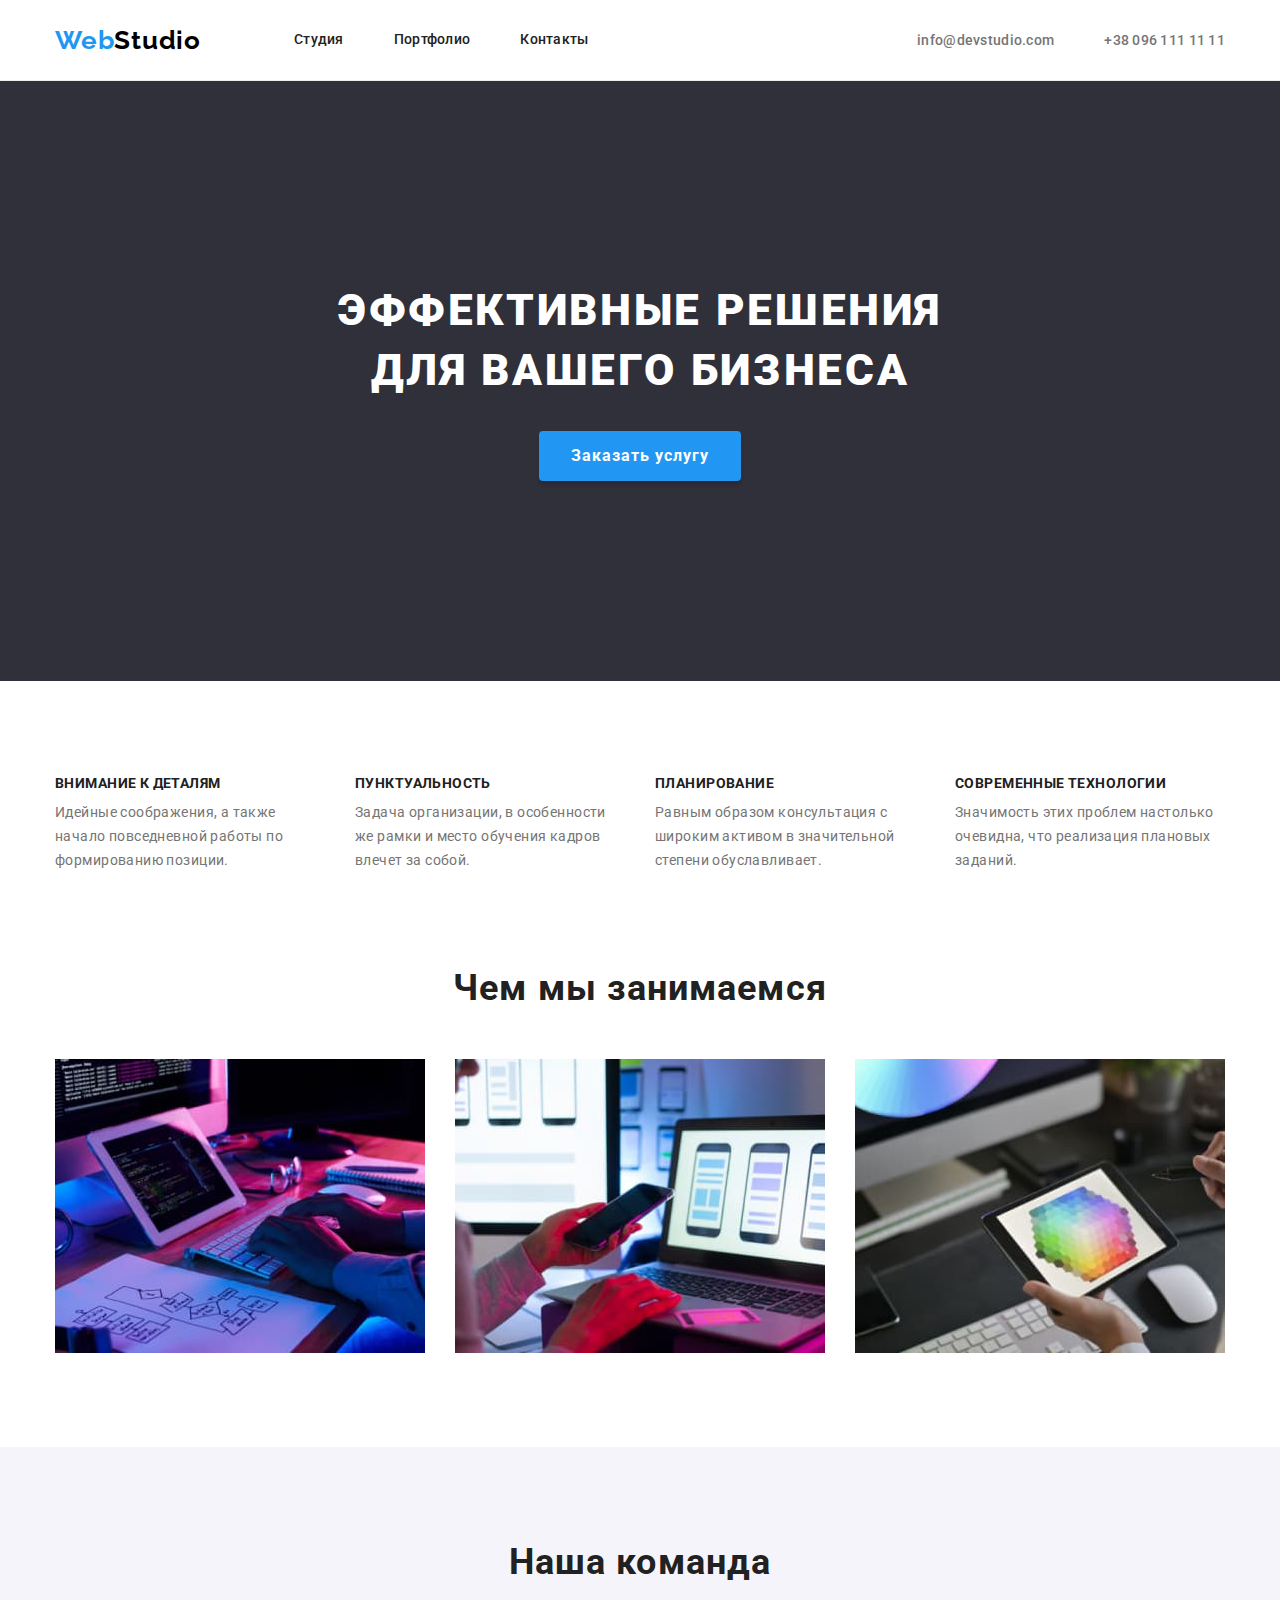
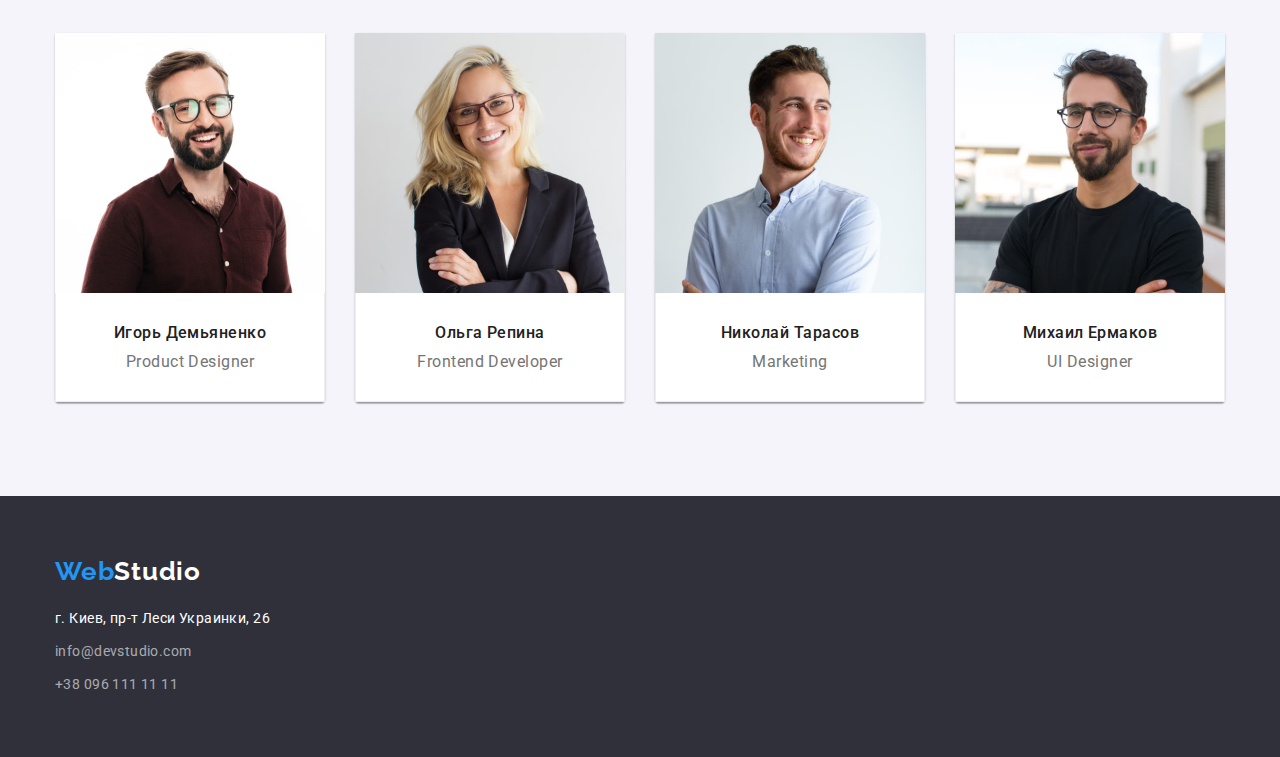
<file: index.html>
<!DOCTYPE html>
<html lang="ru">
  <head>
    <meta charset="UTF-8" />
    <meta http-equiv="X-UA-Compatible" content="IE=edge" />
    <meta name="viewport" content="width=device-width, initial-scale=1.0" />
    <title>WebStudio</title>
    <link
      href="https://fonts.googleapis.com/css2?family=Raleway:wght@700&family=Roboto:wght@400;500;700;900&display=swap"
      rel="stylesheet"
    />
    <link
      rel="stylesheet"
      href="https://cdnjs.cloudflare.com/ajax/libs/modern-normalize/1.1.0/modern-normalize.min.css"
    />
    <link rel="stylesheet" href="./css/styles.css" />
  </head>
  <body>
    <header class="header">
      <div class="container header-container">
        <nav class="navigation">
          <a href="" class="logo logo-header"
            ><span class="logo-accent"> Web</span>Studio</a
          >
          <ul class="site-nav list">
            <li class="item"><a href="" class="link">Студия</a></li>
            <li class="item">
              <a href="./portfolio.html" class="link">Портфолио</a>
            </li>
            <li class="item"><a href="#contacts" class="link">Контакты</a></li>
          </ul>
        </nav>
        <ul class="auth-nav list">
          <li class="item">
            <a href="mailto:info@devstudio.com" class="link"
              >info@devstudio.com</a
            >
          </li>
          <li class="item">
            <a href="tel:+380961111111" class="link">+38 096 111 11 11</a>
          </li>
        </ul>
      </div>
    </header>
    <main>
      <!--Герой-->
      <section class="hero">
        <div class="container">
          <h1 class="hero-title">
            Эффективные решения <br />
            для вашего бизнеса
          </h1>
          <button type="button" class="button">Заказать услугу</button>
        </div>
      </section>

      <!--Преимущества-->
      <section class="features section">
        <div class="container">
          <h2 class="visually-hidden">Преимущества</h2>
          <ul class="features-list list">
            <li class="features-list-item">
              <h3 class="title">Внимание к деталям</h3>
              <p>
                Идейные соображения, а также начало повседневной работы по
                формированию позиции.
              </p>
            </li>
            <li class="features-list-item">
              <h3 class="title">Пунктуальность</h3>
              <p>
                Задача организации, в особенности же рамки и место обучения
                кадров влечет за собой.
              </p>
            </li>
            <li class="features-list-item">
              <h3 class="title">Планирование</h3>
              <p>
                Равным образом консультация с широким активом в значительной
                степени обуславливает.
              </p>
            </li>
            <li class="features-list-item">
              <h3 class="title">Современные технологии</h3>
              <p>
                Значимость этих проблем настолько очевидна, что реализация
                плановых заданий.
              </p>
            </li>
          </ul>
        </div>
      </section>

      <!--Чем мы занимаемся-->
      <section class="section products">
        <div class="container">
          <h2 class="section-title">Чем мы занимаемся</h2>
          <ul class="products-list list">
            <li class="products-list-item">
              <img
                src="./images/box_1.jpg"
                alt="Десктопные приложения"
                width="370"
                height="294"
              />
            </li>
            <li class="products-list-item">
              <img
                src="./images/box_2.jpg"
                alt="Мобильные приложения"
                width="370"
                height="294"
              />
            </li>
            <li class="products-list-item">
              <img
                src="./images/box_3.jpg"
                alt="Дизайнерские приложения"
                width="370"
                height="294"
              />
            </li>
          </ul>
        </div>
      </section>

      <!--Наша команда-->
      <section class="section team">
        <div class="container">
          <h2 class="section-title">Наша команда</h2>
          <ul class="team-list list">
            <li class="team-list-item">
              <img
                src="./images/team_product_designer.jpg"
                alt="Игорь Демьяненко"
                width="270"
                height="260"
              />
              <div class="team-content">
                <h3 class="member">Игорь Демьяненко</h3>
                <p lang="en" class="position">Product Designer</p>
              </div>
            </li>
            <li class="team-list-item">
              <img
                src="./images/team_front_dev.jpg"
                alt="Игорь Демьяненко"
                width="270"
                height="260"
              />
              <div class="team-content">
                <h3 class="member">Ольга Репина</h3>
                <p lang="en" class="position">Frontend Developer</p>
              </div>
            </li>
            <li class="team-list-item">
              <img
                src="./images/team_marketing.jpg"
                alt="Игорь Демьяненко"
                width="270"
                height="260"
              />
              <div class="team-content">
                <h3 class="member">Николай Тарасов</h3>
                <p lang="en" class="position">Marketing</p>
              </div>
            </li>
            <li class="team-list-item">
              <img
                src="./images/team_uidesigner.jpg"
                alt="Игорь Демьяненко"
                width="270"
                height="260"
              />
              <div class="team-content">
                <h3 class="member">Михаил Ермаков</h3>
                <p lang="en" class="position">UI Designer</p>
              </div>
            </li>
          </ul>
        </div>
      </section>
    </main>
    <footer class="contacts" id="contacts">
      <div class="container">
        <a href="./" class="logo logo-footer"
          ><span class="logo-accent"> Web</span>Studio</a
        >
        <address>
          <ul class="list">
            <li class="address-item">
              <a
                class="map link address"
                href="https://goo.gl/maps/K4oWXbqAfrU8sRuB9"
                target="blank"
                rel="noopener noreferrer"
              >
                г. Киев, пр-т Леси Украинки, 26</a
              >
            </li>
            <li class="address-item">
              <a href="mailto:info@devstudio.com" class="contacts-link"
                >info@devstudio.com</a
              >
            </li>
            <li class="address-item">
              <a href="tel:+380961111111" class="contacts-link"
                >+38 096 111 11 11</a
              >
            </li>
          </ul>
        </address>
      </div>
    </footer>
  </body>
</html>
</file>
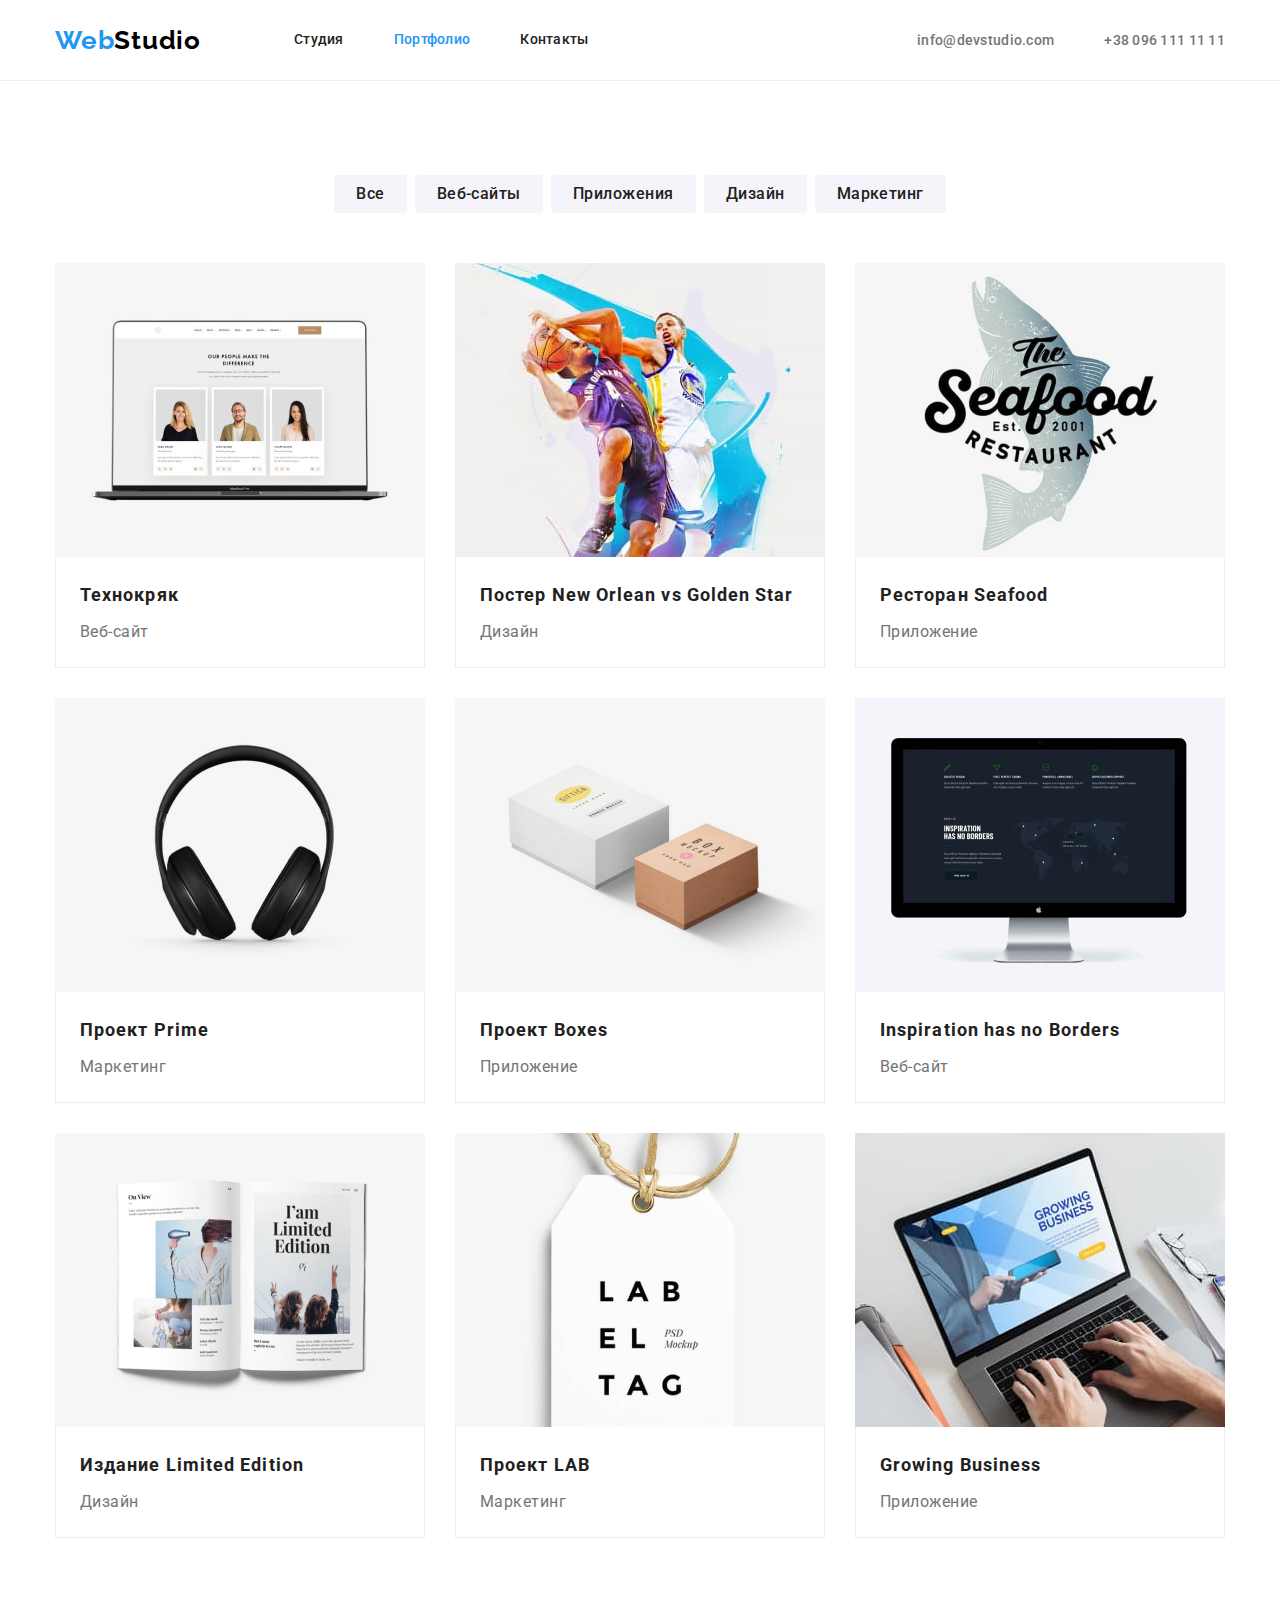
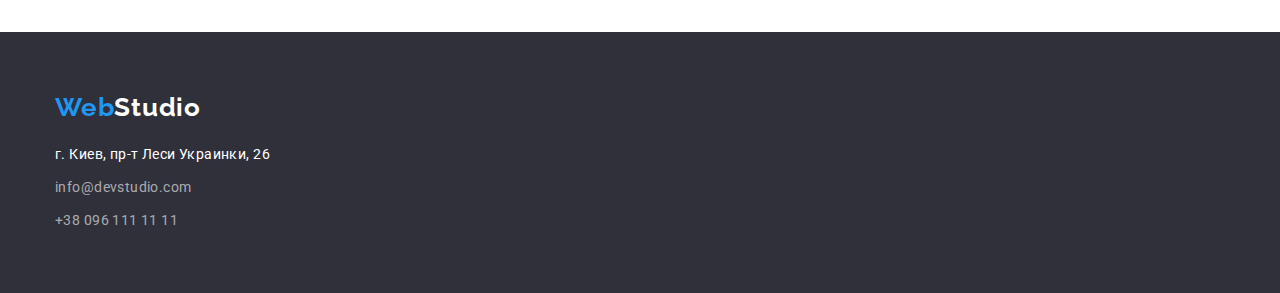
<file: portfolio.html>
<!DOCTYPE html>
<html lang="ru">
  <head>
    <meta charset="UTF-8" />
    <meta http-equiv="X-UA-Compatible" content="IE=edge" />
    <meta name="viewport" content="width=device-width, initial-scale=1.0" />
    <title>Портфолио</title>
    <link
      href="https://fonts.googleapis.com/css2?family=Raleway:wght@700&family=Roboto:wght@400;500;700;900&display=swap"
      rel="stylesheet"
    />
    <link
      rel="stylesheet"
      href="https://cdnjs.cloudflare.com/ajax/libs/modern-normalize/1.1.0/modern-normalize.min.css"
    />
    <link rel="stylesheet" href="./css/styles.css" />
  </head>
  <body>
    <header class="header">
      <div class="container header-container">
        <nav class="navigation">
          <a href="./index.html" class="logo logo-header"
            ><span class="logo-accent"> Web</span>Studio</a
          >
          <ul class="site-nav list">
            <li class="item"><a href="./index.html" class="link">Студия</a></li>
            <li class="item">
              <a href="./portfolio.html" class="link current">Портфолио</a>
            </li>
            <li class="item"><a href="#contacts" class="link">Контакты</a></li>
          </ul>
        </nav>
        <ul class="auth-nav list">
          <li class="item">
            <a href="mailto:info@devstudio.com" class="link"
              >info@devstudio.com</a
            >
          </li>
          <li class="item">
            <a href="tel:+380961111111" class="link">+38 096 111 11 11</a>
          </li>
        </ul>
      </div>
    </header>

    <main>
      <section class="section">
        <div class="container">
          <ul class="list filter">
            <li class="item">
              <button type="button" class="filter-button">Все</button>
            </li>
            <li class="item">
              <button type="button" class="filter-button">Веб-сайты</button>
            </li>
            <li class="item">
              <button type="button" class="filter-button">Приложения</button>
            </li>
            <li class="item">
              <button type="button" class="filter-button">Дизайн</button>
            </li>
            <li class="item">
              <button type="button" class="filter-button">Маркетинг</button>
            </li>
          </ul>
          <ul class="portfolio-list list">
            <li class="item">
              <img
                src="./images/technokryak.jpg"
                alt="Технокряк"
                width="370"
                height="294"
              />
              <div class="portfolio-content">
                <h3 class="portfolio-title">Технокряк</h3>
                <p class="type">Веб-сайт</p>
              </div>
            </li>
            <li class="item">
              <img
                src="./images/poster.jpg"
                alt="Постер New Orlean vs Golden Star"
                width="370"
                height="294"
              />
              <div class="portfolio-content">
                <h3 class="portfolio-title">
                  Постер New Orlean vs Golden Star
                </h3>
                <p class="type">Дизайн</p>
              </div>
            </li>
            <li class="item">
              <img
                src="./images/restaurant.jpg"
                alt="Ресторан Seafood"
                width="370"
                height="294"
              />
              <div class="portfolio-content">
                <h3 class="portfolio-title">Ресторан Seafood</h3>
                <p class="type">Приложение</p>
              </div>
            </li>
            <li class="item">
              <img
                src="./images/prime.jpg"
                alt="Проект Prime"
                width="370"
                height="294"
              />
              <div class="portfolio-content">
                <h3 class="portfolio-title">Проект Prime</h3>
                <p class="type">Маркетинг</p>
              </div>
            </li>
            <li class="item">
              <img
                src="./images/boxes.jpg"
                alt="Проект Boxes"
                width="370"
                height="294"
              />
              <div class="portfolio-content">
                <h3 class="portfolio-title">Проект Boxes</h3>
                <p class="type">Приложение</p>
              </div>
            </li>
            <li class="item">
              <img
                src="./images/inspiration.jpg"
                alt="Inspiration has no Borders"
                width="370"
                height="294"
              />
              <div class="portfolio-content">
                <h3 lang="en" class="portfolio-title">
                  Inspiration has no Borders
                </h3>
                <p class="type">Веб-сайт</p>
              </div>
            </li>
            <li class="item">
              <img
                src="./images/edition.jpg"
                alt="Издание Limited Edition"
                width="370"
                height="294"
              />
              <div class="portfolio-content">
                <h3 class="portfolio-title">Издание Limited Edition</h3>
                <p class="type">Дизайн</p>
              </div>
            </li>
            <li class="item">
              <img
                src="./images/lab.jpg"
                alt="Проект LAB"
                width="370"
                height="294"
              />
              <div class="portfolio-content">
                <h3 class="portfolio-title">Проект LAB</h3>
                <p class="type">Маркетинг</p>
              </div>
            </li>
            <li class="item">
              <img
                src="./images/growing.jpg"
                alt="Growing Business"
                width="370"
                height="294"
              />
              <div class="portfolio-content">
                <h3 lang="en" class="portfolio-title">Growing Business</h3>
                <p class="type">Приложение</p>
              </div>
            </li>
          </ul>
        </div>
      </section>
    </main>

    <footer class="contacts" id="contacts">
      <div class="container">
        <a href="./" class="logo logo-footer"
          ><span class="logo-accent"> Web</span>Studio</a
        >
        <address>
          <ul class="list">
            <li class="address-item">
              <a
                class="map link address"
                href="https://goo.gl/maps/K4oWXbqAfrU8sRuB9"
                target="blank"
                rel="noopener noreferrer"
              >
                г. Киев, пр-т Леси Украинки, 26</a
              >
            </li>
            <li class="address-item">
              <a href="mailto:info@devstudio.com" class="contacts-link"
                >info@devstudio.com</a
              >
            </li>
            <li class="address-item">
              <a href="tel:+380961111111" class="contacts-link"
                >+38 096 111 11 11</a
              >
            </li>
          </ul>
        </address>
      </div>
    </footer>
  </body>
</html>
</file>
<file: css/styles.css>
/* цвет основного текста серый темный   #212121 
   вторичный цвет текста серый светлый  #757575 
   акцент голубой                      #2196F3 
   вторичный цвет фона                 #F5F4FA  */

:root {
  --primary-text-color: #757575;
  --title-text-color: #212121;
  --accent-color: #2196f3;
  --back-ground-color: #f5f4fa;
}

h1,
h2,
h3,
h4,
h5,
h6,
p {
  margin-top: 0;
  margin-bottom: 0;
}

ul,
ol {
  margin-top: 0;
  margin-bottom: 0;
  padding-left: 0;
}

img {
  display: block;
}

.list {
  list-style: none;
  padding: 0;
  margin: 0;
}

body {
  color: var(--primary-text-color);
  font-family: Roboto, sans-serif;
  box-sizing: border-box;
}
* {
  box-sizing: border-box;
}

/* ==== COMPONENTS ==== */

.section-title {
  margin-bottom: 50px;
  color: var(--title-text-color);
  font-size: 36px;
  line-height: 1.17;
  letter-spacing: 0.03em;
  text-align: center;
}

.title {
  margin-bottom: 10px;
}
.visually-hidden {
  position: absolute;
  width: 1px;
  height: 1px;
  margin: -1px;
  border: 0;
  padding: 0;

  white-space: nowrap;
  clip-path: inset(100%);
  clip: rect(0 0 0 0);
  overflow: hidden;
}
/* ==== END OF COMPONENTS ==== */

/* ==== HEADER ==== */

.header {
  border-bottom: 1px solid #eeeeee;
}
.header-container {
  display: flex;
  align-items: center;
}
.navigation {
  display: flex;
  align-items: center;
}
.auth-nav {
  display: flex;
  margin-left: auto;
}

.logo {
  color: #000000;
  font-family: Raleway, sans-serif;
  text-decoration: none;
  font-weight: bold;
  font-size: 26px;
  line-height: 1.19;
  letter-spacing: 0.03em;
}
.logo-header {
  margin-right: 93px;
}
.logo-accent {
  color: var(--accent-color);
}
.logo:hover,
.logo:focus,
.logo:active {
  color: var(--accent-color);
}

.site-nav {
  display: flex;
  align-items: center;
}
.site-nav .item:not(:last-child) {
  margin-right: 50px;
}

.site-nav .link {
  display: block;
  color: var(--title-text-color);

  text-decoration: none;
  font-weight: 500;
  font-size: 14px;
  line-height: 1.14;
  letter-spacing: 0.02em;
  padding-top: 32px;
  padding-bottom: 32px;
}

.auth-nav .item + .item {
  margin-left: 50px;
}

.auth-nav .link {
  color: var(--primary-text-color);
  text-decoration: none;
  font-weight: 500;
  font-size: 14px;
  line-height: 1.14;
  letter-spacing: 0.02em;
  padding-top: 32px;
  padding-bottom: 32px;
}

.site-nav .link:hover,
.site-nav .link:focus,
.site-nav .link:active,
.site-nav .link.current,
.auth-nav .link:hover,
.auth-nav .link:focus,
.auth-nav .link:active {
  color: var(--accent-color);
}
/* ==== END OF HEADER ==== */

/*  ==== SECTION ==== */

.container {
  width: 1200px;
  margin: 0 auto;
  padding-left: 15px;
  padding-right: 15px;
}

.section {
  padding-top: 94px;
  padding-bottom: 94px;
}

/* ==== HERO ==== */

.hero {
  text-align: center;
  background-color: #2f303a;
  padding-top: 200px;
  padding-bottom: 200px;
}
.hero-title {
  margin-bottom: 30px;
  color: #ffffff;
  font-size: 44px;
  font-weight: 900;
  text-align: center;
  line-height: 1.36;
  letter-spacing: 0.06em;
  text-transform: uppercase;
}
.button {
  border-radius: 4px;
  box-shadow: 0px 4px 4px rgba(0, 0, 0, 0.15);
  border: none;
  padding: 10px 32px;
  font-family: inherit;
  color: #ffffff;
  background-color: var(--accent-color);
  font-weight: bold;
  font-size: 16px;
  line-height: 1.88;
  letter-spacing: 0.06em;
  align-items: center;
  text-align: center;
  cursor: pointer;
}
.button:hover,
.button:focus,
.button:active {
  color: #ffffff;
  background-color: #188ce8;
}

/* ==== END OF HERO ==== */

/* ==== FEATURES ==== */

.features {
  padding-bottom: 47px;
}

.features-list {
  display: flex;
  flex-wrap: wrap;
  margin-left: -30px;
  margin-top: -30px;
}

.features-list-item {
  margin-left: 30px;
  margin-top: 30px;
  flex-basis: calc((100% - 120px) / 4);
}

.features-list .title {
  color: var(--title-text-color);
  font-size: 14px;
  line-height: 1.19;
  letter-spacing: 0.03em;
  text-transform: uppercase;
}
.features-list-item p {
  font-size: 14px;
  line-height: 1.71;
  letter-spacing: 0.03em;
}

/* ==== END OF FEATURES ==== */

/* ==== WHAT WE DO ==== */

.products {
  padding-top: 47px;
}

.products-list {
  display: flex;
  flex-wrap: wrap;
  margin-left: -30px;
  margin-top: -30px;
}
.products-list-item {
  margin-left: 30px;
  margin-top: 30px;
  flex-basis: calc((100% - 90px) / 3);
}

/* ==== END OF WHAT WE DO ==== */

/* ==== TEAM ==== */

.team {
  background-color: var(--back-ground-color);
}
.team-content {
  padding: 30px 0 30px 0;
  border-left: 1px solid #eeeeee;
  border-right: 1px solid #eeeeee;
  border-bottom: 1px solid #eeeeee;
}
.team-list {
  display: flex;
  flex-wrap: wrap;
  margin-left: -30px;
  margin-top: -30px;
}
.team-list-item {
  margin-left: 30px;
  margin-top: 30px;
  flex-basis: calc((100% - 120px) / 4);
  background: #ffffff;
  box-shadow: 0px 1px 3px rgba(0, 0, 0, 0.12), 0px 1px 1px rgba(0, 0, 0, 0.14),
    0px 2px 1px rgba(0, 0, 0, 0.2);
  border-radius: 0px 0px 4px 4px;
}

.team-list .member {
  color: var(--title-text-color);
  font-size: 16px;
  font-weight: 500;
  line-height: 1.19;
  letter-spacing: 0.03em;
  text-align: center;
}
.member {
  margin-bottom: 10px;
}

.position {
  font-size: 16px;
  line-height: 1.19;
  letter-spacing: 0.03em;
  text-align: center;
}

/* ==== ENF OF TEAM ==== */

/*  ==== FOOTER ==== */

.contacts {
  padding-top: 60px;
  padding-bottom: 60px;
  background-color: #2f303a;
}
address {
  margin-top: 20px;
}
.logo-footer {
  color: #ffffff;
}
.address {
  font-size: 14px;
  line-height: 1.71;
  letter-spacing: 0.03em;
  font-style: normal;
  color: #ffffff;
  text-decoration: none;
}
.address:hover,
.address:focus,
.address:active {
  color: rgba(255, 255, 255, 0.6);
}
.contacts-link {
  font-size: 14px;
  line-height: 1.71;
  font-style: normal;
  letter-spacing: 0.03em;
  text-decoration: none;
  color: rgba(255, 255, 255, 0.6);
}
.contacts-link:hover,
.contacts-link:focus,
.contacts-link:active {
  color: #ffffff;
}
.address-item:not(:last-child) {
  margin-bottom: 9px;
}

/*  ==== ENEND OF FOOTER ==== */

/* ==== PORTFOLIO PAGE ==== */

.filter {
  display: flex;
  align-items: center;
  justify-content: center;
  margin-bottom: 50px;
}
.filter .item:not(:last-child) {
  margin-right: 8px;
}
.filter-button {
  border-radius: 4px;
  padding: 6px 22px;
  font-family: inherit;
  color: var(--title-text-color);
  background-color: var(--back-ground-color);
  font-weight: 500;
  font-size: 16px;
  line-height: 1.62;
  letter-spacing: 0.03em;
  cursor: pointer;
  border: none;
}
.filter-button:hover,
.filter-button:focus,
.filter-button:active {
  color: #ffffff;
  background-color: var(--accent-color);
}
.portfolio-content {
  padding: 20px 24px 20px 24px;
  border-left: 1px solid #eeeeee;
  border-right: 1px solid #eeeeee;
  border-bottom: 1px solid #eeeeee;
}

.portfolio-title {
  margin-bottom: 4px;

  color: var(--title-text-color);
  font-size: 18px;
  line-height: 2;
  letter-spacing: 0.06em;
}
.portfolio-list {
  display: flex;
  flex-wrap: wrap;
  margin-left: -30px;
  margin-top: -30px;
}
.portfolio-list .item {
  margin-left: 30px;
  margin-top: 30px;
  flex-basis: calc((100% - 90px) / 3);
  box-sizing: border-box;
}
.portfolio-list .type {
  font-size: 16px;
  line-height: 1.88;
  letter-spacing: 0.03em;
}
/* ==== END OF PORTFOLIO PAGE ==== */
</file>
